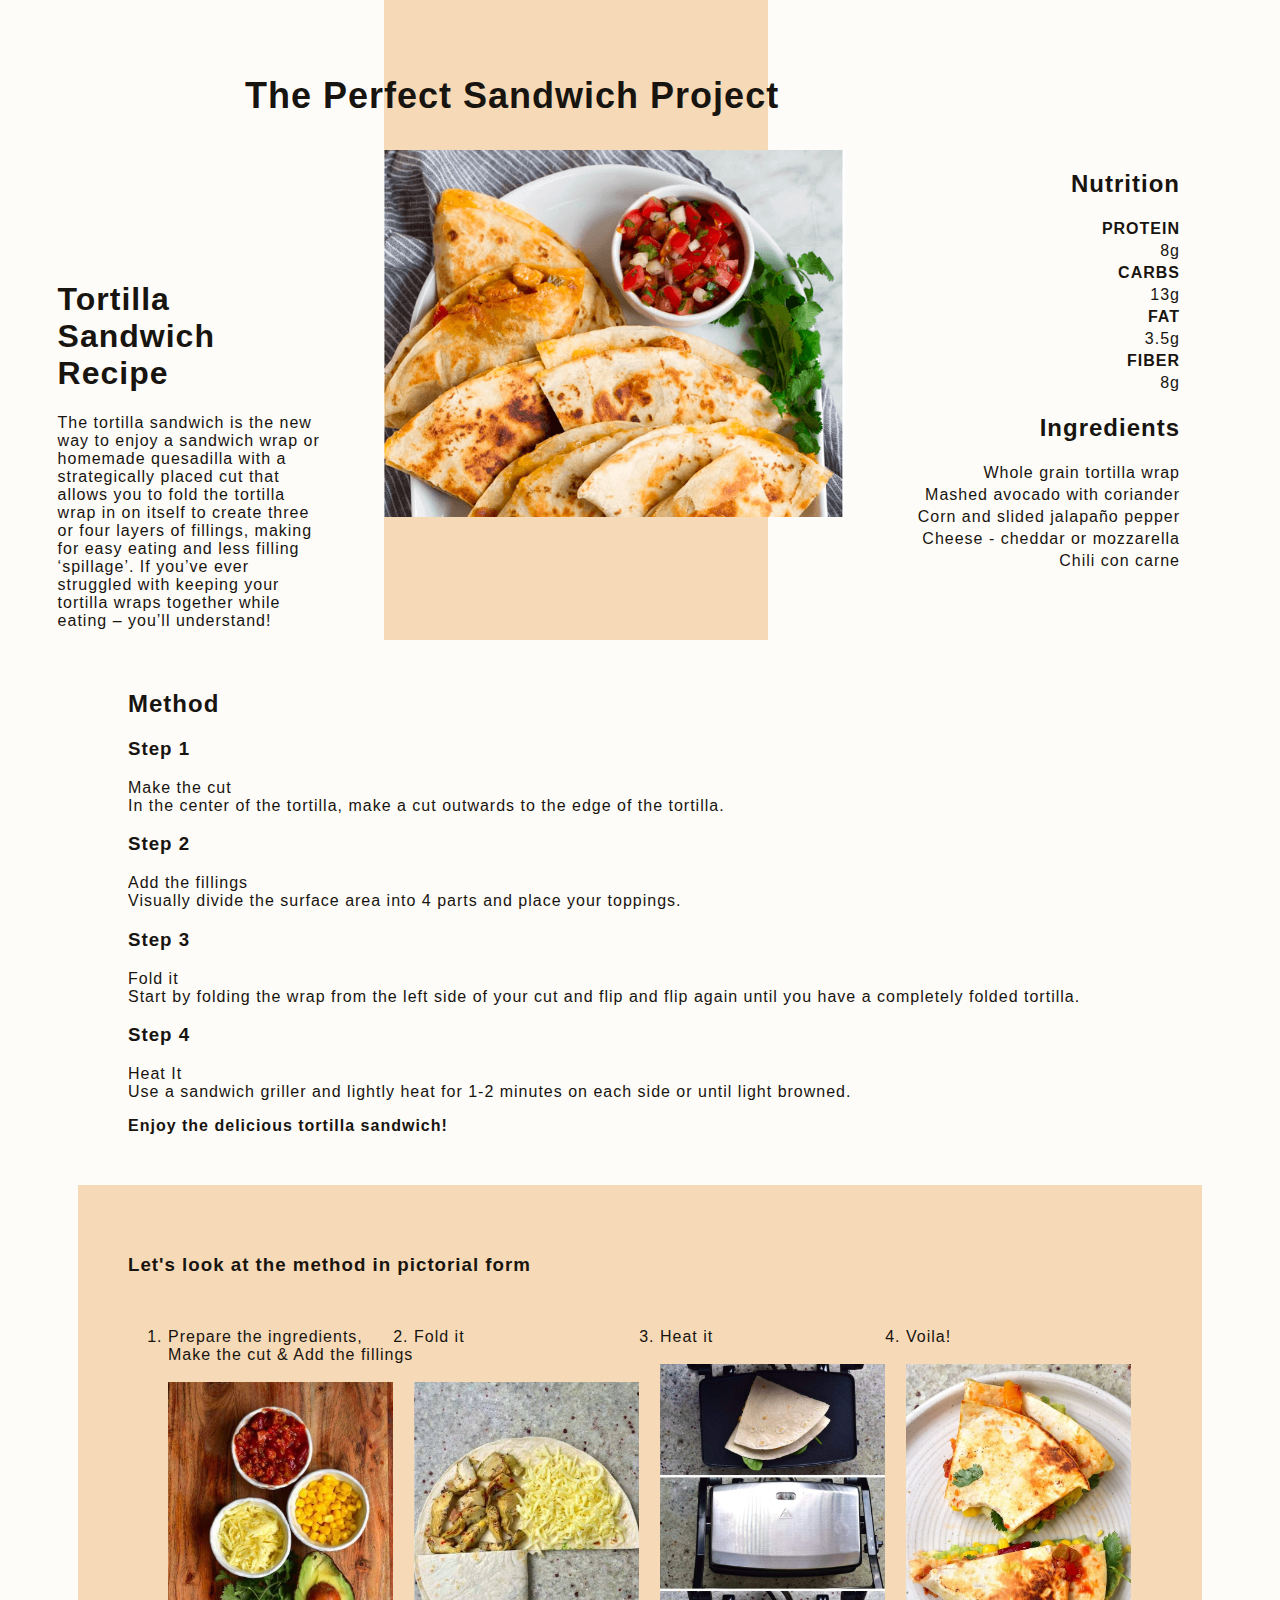
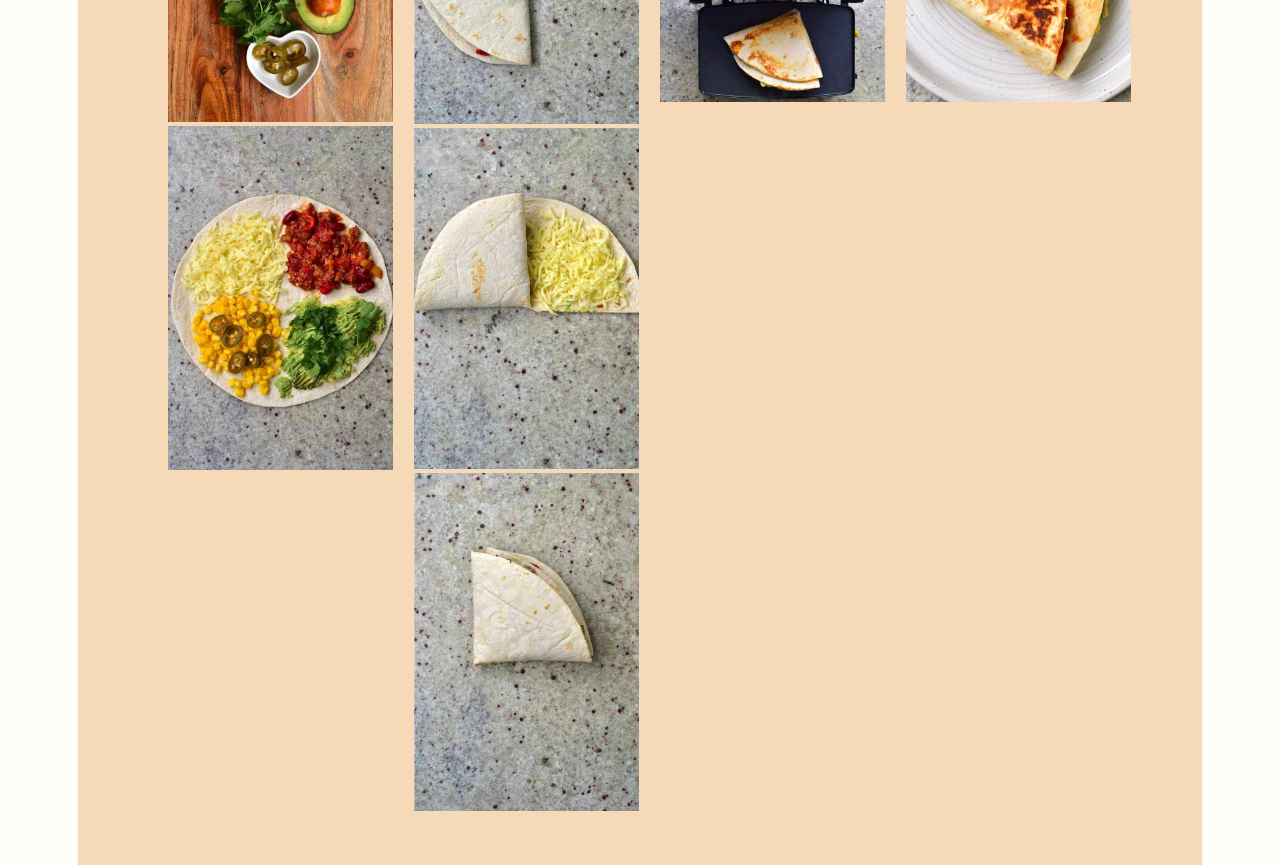
<file: project1/index.html>
<!DOCTYPE html>
<html lang="en">
    <head>
        <title>Tortilla Sandwich Recipe</title>
        <meta charset="utf-8">
        <link rel="stylesheet" href="css/style.css">
    </head>
    <body>
        <section class="intro">
            <div class="description">
                <div class="width"> 
				<h1>Tortilla Sandwich Recipe</h1>
                <p>
                    The tortilla sandwich is the new way to enjoy a sandwich wrap or homemade quesadilla with a strategically placed cut that allows you to fold the tortilla wrap in on itself to create three or four layers of fillings, making
                    for easy eating and less filling ‘spillage’. If you’ve ever struggled with keeping your tortilla wraps together while eating – you’ll understand!
                </p>
				</div>
            </div>
            <div class="sheet">
                <img src="images/tortilla-sandwich-with-salad.png" alt="Tortilla sandwich with salad">
            </div>
            <div class="rest">
                <h2>Nutrition</h2>
                <ul>
                    <li class="bold">PROTEIN</li>
                    <li>8g</li>
                    <li class="bold">CARBS</li>
                    <li>13g</li>
                    <li class="bold">FAT</li>
                    <li>3.5g</li>
                    <li class="bold">FIBER</li>
                    <li>8g</li>
                </ul>
                <h2>Ingredients</h2>
                <ul>
                    <li>Whole grain tortilla wrap</li>
                    <li>Mashed avocado with coriander</li>
                    <li>Corn and slided jalapa&#241;o pepper</li>
                    <li>Cheese - cheddar or mozzarella</li>
                    <li>Chili con carne</li>
                </ul>
            </div>
        </section>
        <section>
            <div  class="instructions">
                <h2 class="bold">Method</h2>
                <h3>Step 1</h3>
                <p>
                    Make the cut
                    <br>
                    In the center of the tortilla, make a cut outwards to the edge of the tortilla.
                </p>
                <h3>Step 2</h3>
                <p>
                    Add the fillings
                    <br>
                    Visually divide the surface area into 4 parts and place your toppings.
                </p>
                <h3>Step 3</h3>
                <p>
                    Fold it
                    <br>
                    Start by folding the wrap from the left side of your cut and flip and flip again until you have a completely folded tortilla.
                </p>
                <h3>Step 4</h3>
                <p>
                    Heat It
                    <br>
                    Use a sandwich griller and lightly heat for 1-2 minutes on each side or until light browned.
                </p>
                <p class="bold">Enjoy the delicious tortilla sandwich!</p>
            </div>
            <div class="image-container">
                <h3>Let's look at the method in pictorial form</h3>
                <br>
                <ol>
                    <li>
                        Prepare the ingredients,
                        <br>
                        Make the cut & Add the fillings
                        <br>
                        <br>
                        <img src="images/ingredients.jpg" alt="Prepare the ingredients">
                        <br>
                        <img src="images/cutandfill.jpeg" alt="Make the cut & Add the fillings">
                    </li>
                    <li>
                        Fold it
                        <br>
                        <br>
                        <br>
                        <img src="images/fold1.jpeg" alt="Fold the left side of cut">
                        <br>
                        <img src="images/fold2.jpeg" alt="Fold the left side of cut and flip">
                        <br>
                        <img src="images/fold3.jpeg" alt="Fold the left side of cut and flip and flip">
                    </li>
                    <li>Heat it
                        <br>
                        <br>
                        <img src="images/grill.jpeg" alt="Grill it">
                    </li>
                    <li>Voila!
                        <br>
                        <br>
                        <img src="images/tortilla.jpeg" alt="Grill it">
                    </li>
                </ol>
            </div>
        </section>
        <p class="overlap bold">The Perfect Sandwich Project</p>
    </body>
</html>
</file>
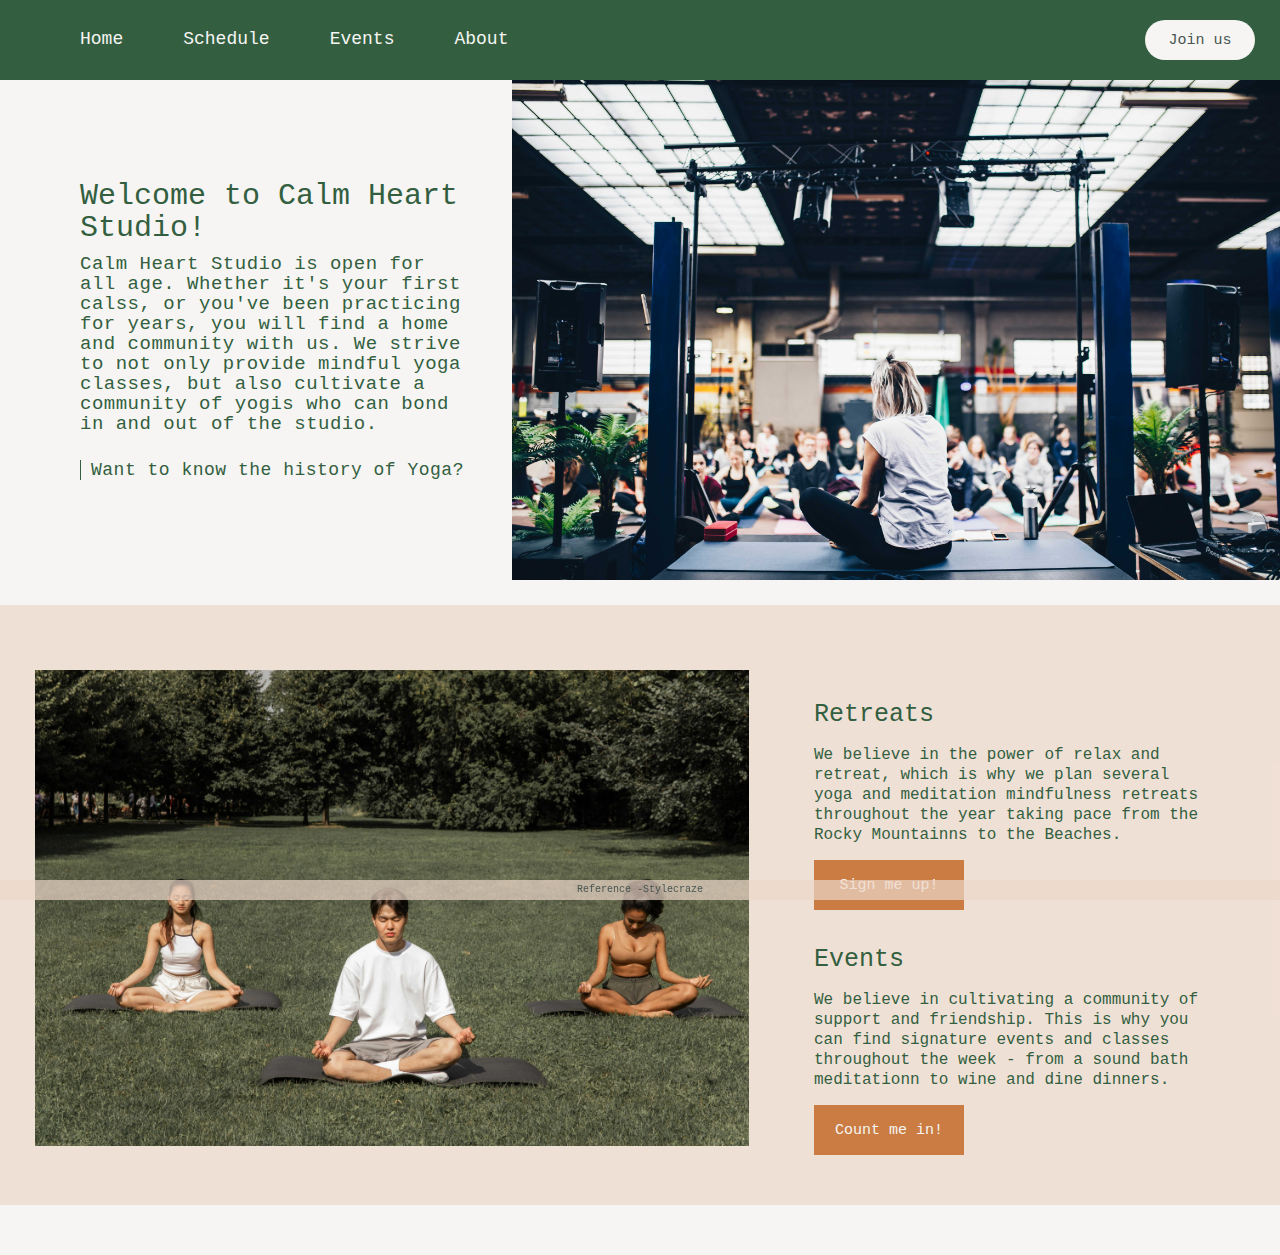
<file: project2/index.html>
<!DOCTYPE html>
<html lang="en">
	<head>
		<title>Calm Heart Studio</title>
		<meta charset="utf-8">
		<meta name="viewport" content="width=device-width, initial-scale=1">
			<link rel="stylesheet" href="css/css_reset.css">
				<link rel="stylesheet" href="css/main.css">
				</head>
				<body>
					<header>
						<nav>
							<ul>
								<li><a href="index.html">Home</a>
								</li>
								<li><a href="schedule.html">Schedule</a>
								</li>
								<li><a href="#">Events</a>
								</li>
								<li><a href="about.html">About</a>
								</li>
							</ul>
						</nav>
						<button type="button" class="join-button">
								 Join us
						</button>
					</header>
					<main>
						<section class="main-content">
							<div id="welcome-note">
								<h1>Welcome to
								Calm Heart Studio!
								</h1>
								<p>Calm Heart Studio is open for all age. Whether it's your first calss, or you've been practicing for years, you will find a home and community with us. We strive to not only provide mindful yoga classes, but also cultivate  a community of yogis who can bond in and out of the studio.
								</p>
								<br>
									<p><a href="history.html" id="history">
								Want to know the history of Yoga?
								</a>
									</p>
								</div>
								<div class="hero">
									<img src="images/geert-pieters-afgjpwqh4lw-unsplash_optimized.jpg" alt="Class">
									</div>
								</section>
								<section class="event-details">
									<div class="event-container">
									<img src="images/pexels-gabby-k-5384530_optimized.jpg" alt="Event Image" class="event-image">
									</div>
									<div class="event-container">
									<div class="event1">
										<h2>Retreats</h2>
										<br>
										<p>We believe in the power of relax and retreat, which is why we plan several yoga and meditation mindfulness retreats throughout the year taking pace from the Rocky Mountainns to the Beaches.
										</p>
										<button type="button" class="join-event">
												 Sign me up!
										</button>
									</div>
									<div class="event1">
										<h2>Events</h2>
										<br>
										<p>We believe in cultivating a community of support and friendship. This is why you can find signature events and classes throughout the week - from a sound bath meditationn to wine and dine dinners.
										</p>
										<button type="button" class="join-event">
												 Count me in!
										</button>
									</div>
									</div>
								</section>
							</main>
							<footer>
								<p>Reference -<a href="https://www.stylecraze.com/articles/a-brief-history-of-yoga/" target="_blank">Stylecraze</a>
								</p>
							</footer>
						</body>
					</html>
</file>
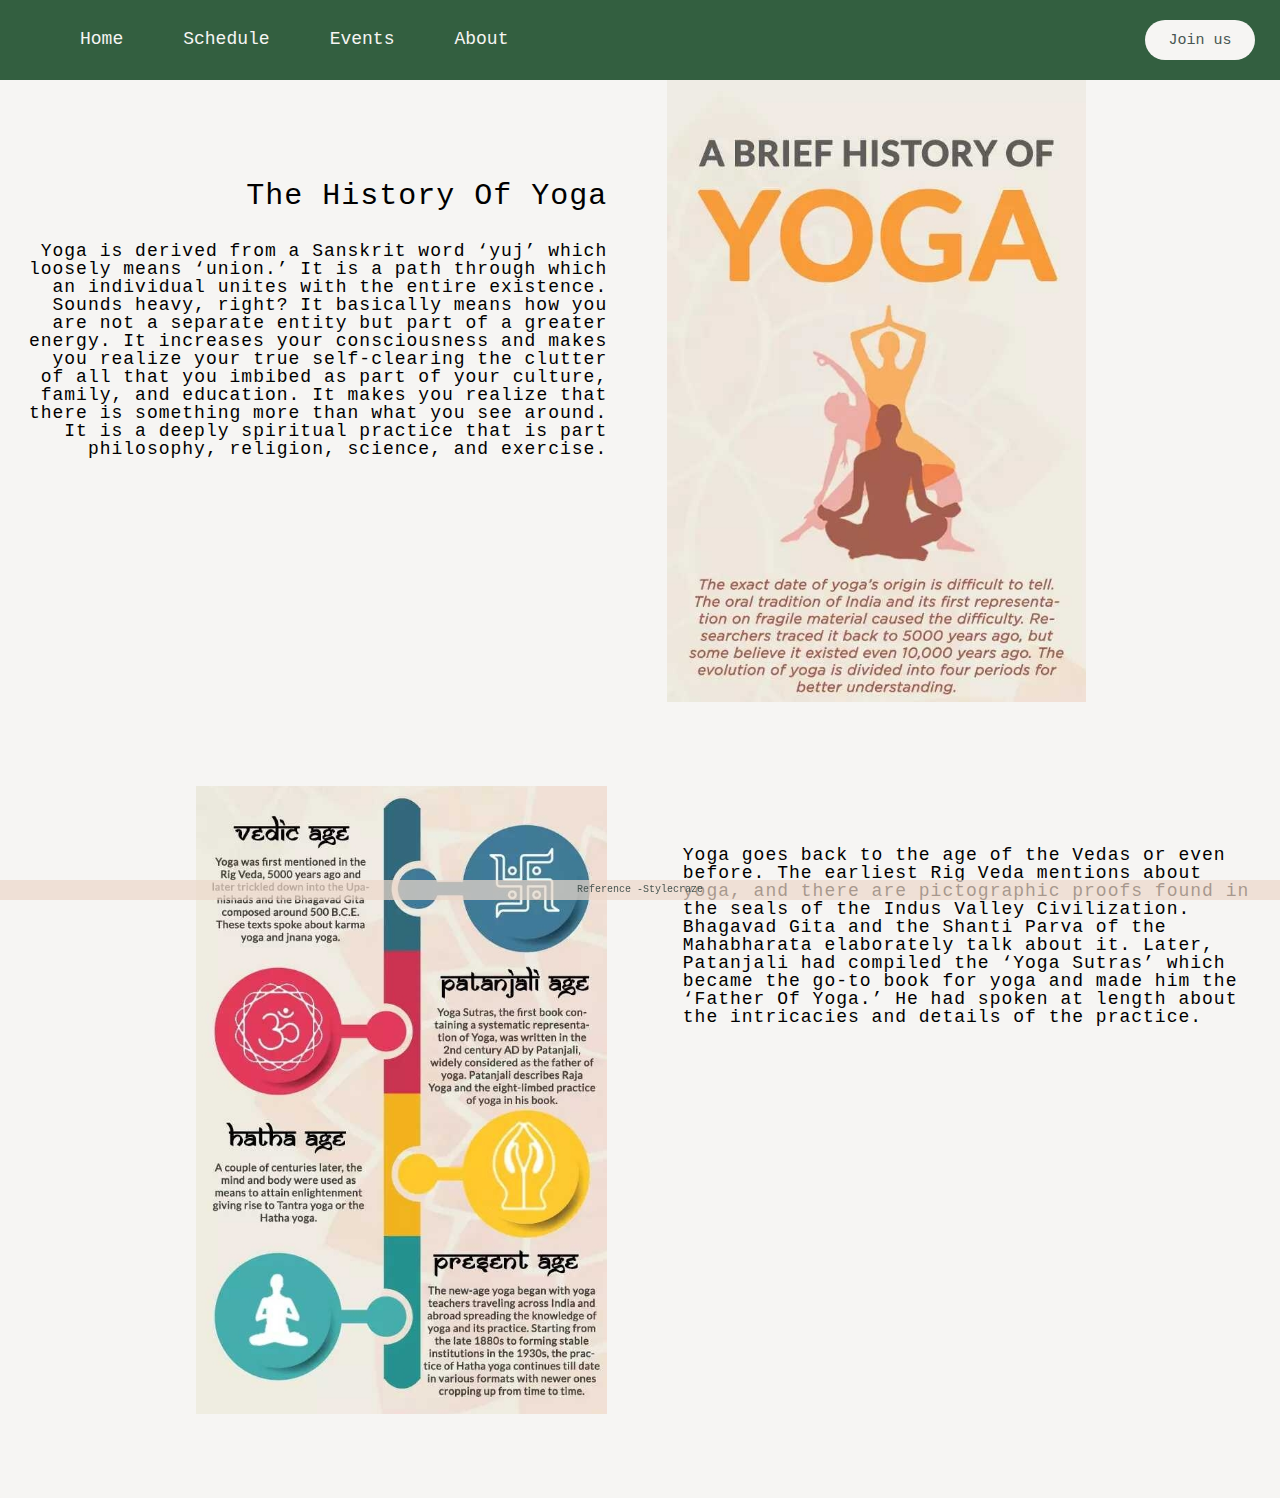
<file: project2/history.html>
<!DOCTYPE html>
<html lang="en">
	<head>
		<title>Calm Heart Studio</title>
		<meta charset="utf-8"><meta name="viewport" content="width=device-width, initial-scale=1">
			<link rel="stylesheet" href="css/css_reset.css">
				<link rel="stylesheet" href="css/main.css">
				</head>
				<body>
					<header>
						<nav>
							<ul>
								<li><a href="index.html">Home</a>
								</li>
								<li><a href="schedule.html">Schedule</a>
								</li>
								<li><a href="#">Events</a>
								</li>
								<li><a href="about.html">About</a>
								</li>
							</ul>
						</nav>
						<button type="button" class="join-button">
								 Join us
						</button>
					</header>
					<main>
						<section class="hist" >
							<div class="hist-content">
							<h1>The History Of Yoga
							</h1>
							<p>Yoga is derived from a Sanskrit word ‘yuj’ which loosely means ‘union.’ It is a path through which an individual unites with the entire existence. Sounds heavy, right? It basically means how you are not a separate entity but part of a greater energy. It increases your consciousness and makes you realize your true self-clearing the clutter of all that you imbibed as part of your culture, family, and education. It makes you realize that there is something more than what you see around. It is a deeply spiritual practice that is part philosophy, religion, science, and exercise.
							</p>
							
							</div>
							<div class="hist1">
								<img src="images/what-is-yoga-11_optimized.jpg" alt="A History of Yoga" >
							</div>
						</section>
						<section class="hist" >
							<div class="hist-content">
								<img src="images/what-is-yoga-12_optimized.jpg" alt="Age of Yoga" >
							</div>
							<div class="hist1">
							<p>
							Yoga goes back to the age of the Vedas or even before. The earliest Rig Veda mentions about yoga, and there are pictographic proofs found in the seals of the Indus Valley Civilization. Bhagavad Gita and the Shanti Parva of the Mahabharata elaborately talk about it. Later, Patanjali had compiled the ‘Yoga Sutras’ which became the go-to book for yoga and made him the ‘Father Of Yoga.’ He had spoken at length about the intricacies and details of the practice.
							</p>
							</div>
							
						</section>
					</main>
					<footer>
								<p>Reference -<a href="https://www.stylecraze.com/articles/a-brief-history-of-yoga/" target="_blank">Stylecraze</a>
								</p>
							</footer>
				</body>
			</html>
</file>
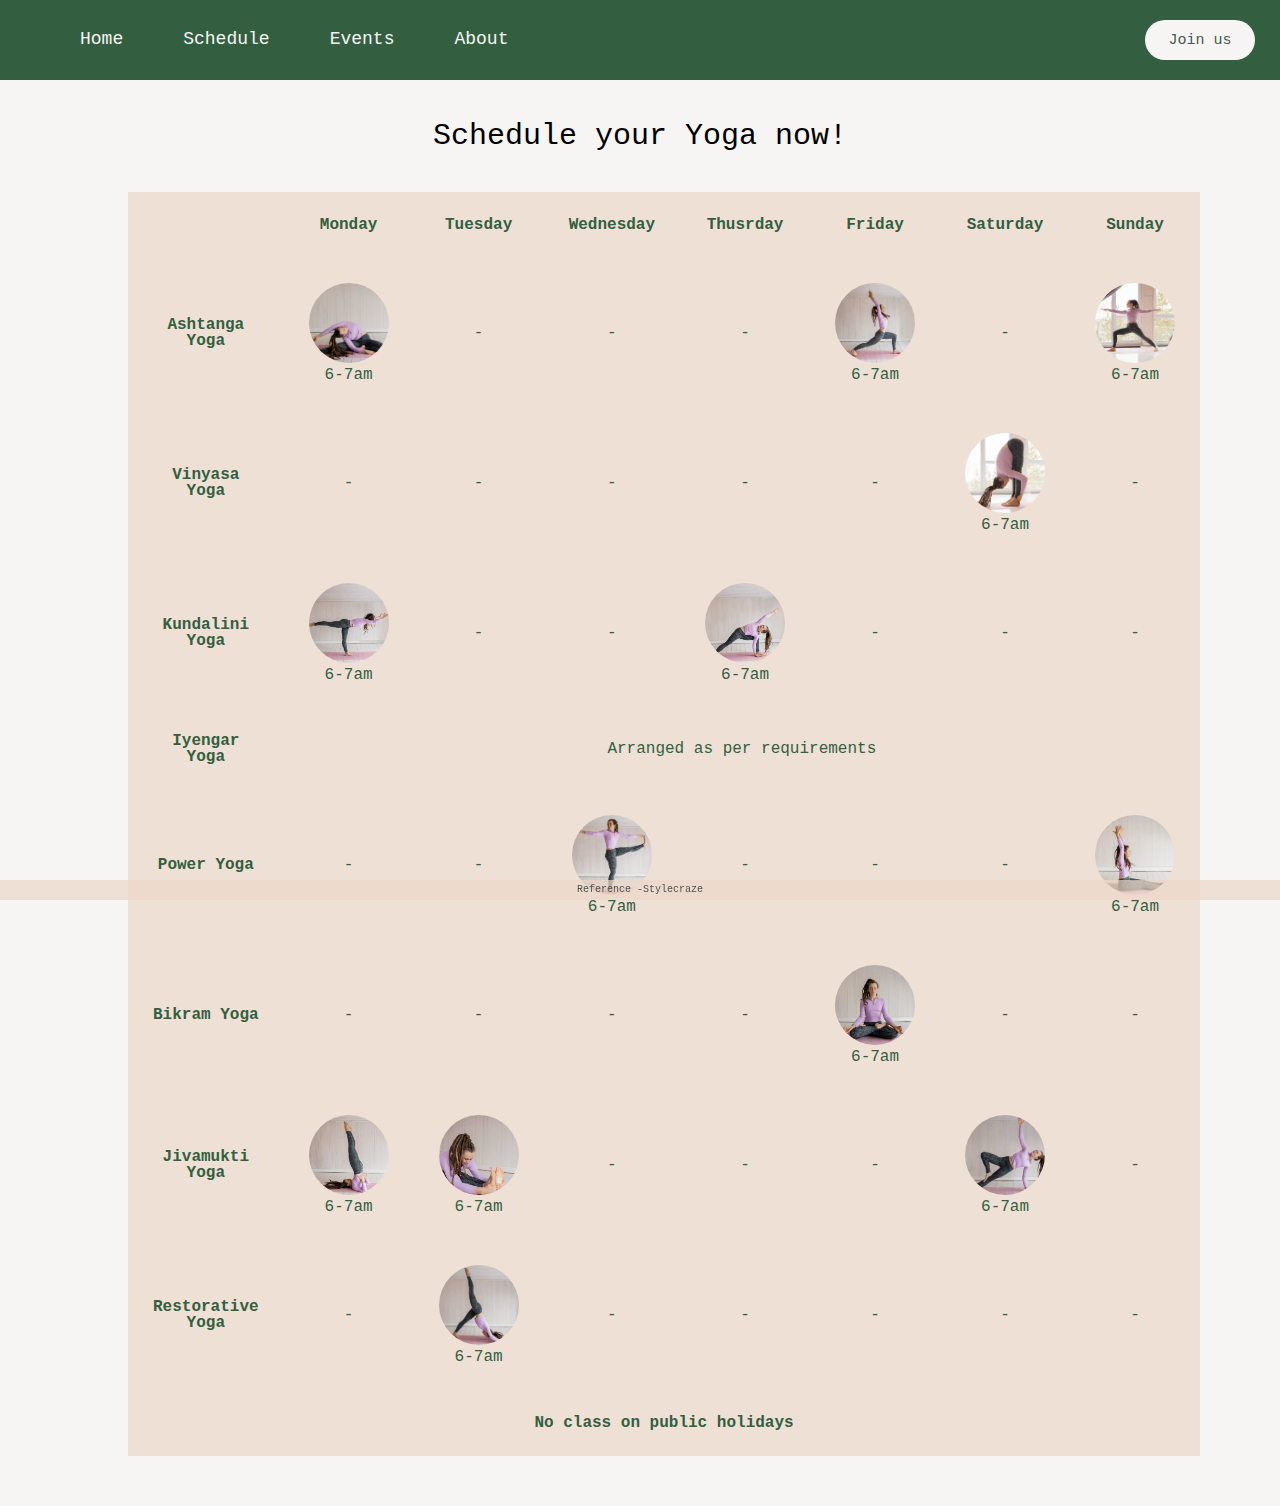
<file: project2/schedule.html>
<!DOCTYPE html>
<html lang="en">
	<head>
		<title>Calm Heart Studio</title>
		<meta charset="utf-8">
		<meta name="viewport" content="width=device-width, initial-scale=1">
			<link rel="stylesheet" href="css/css_reset.css">
				<link rel="stylesheet" href="css/main.css">
				</head>
				<body>
					<header>
						<nav>
							<ul>
								<li><a href="index.html">Home</a>
								</li>
								<li><a href="schedule.html">Schedule</a>
								</li>
								<li><a href="#">Events</a>
								</li>
								<li><a href="about.html">About</a>
								</li>
							</ul>
						</nav>
						<button type="button" class="join-button">
								 Join us
						</button>
					</header>
					<main>
					<h1 class="table-heading">
						Schedule your Yoga now!
						</h1>
						<table>
							<thead>
							<tr class="bold">
								<th>&nbsp;
								</th>
								<th>Monday
								</th>
								<th>Tuesday
								</th>
								<th>Wednesday
								</th>
								<th>Thusrday
								</th>
								<th>Friday
								</th>
								<th>Saturday
								</th>
								<th>Sunday
								</th>
							</tr>
							</thead>
							<tbody>
							<tr>
								<td>Ashtanga Yoga
								</td>
								<td><img src="images/pexels-alexy-almond-3758156_optimized.jpg" alt="Ashtanga Yoga" ><br>
								6-7am
								</td>
								<td>-
								</td>
								<td>-
								</td>
								<td>-
								</td>
								<td>
								<img src="images/pexels-alexy-almond-3758018_optimized.jpg" alt="Ashtanga Yoga" ><br>
								6-7am
								</td>
								<td>-
								</td>
								<td>
								<img src="images/pexels-alexy-almond-3758031_optimized.jpg" alt="Ashtanga Yoga" ><br>
								6-7am
								</td>
							</tr>
							<tr>
								<td>Vinyasa Yoga
								</td>
								<td>-
								</td>
								<td>-
								</td>
								<td>-
								</td>
								<td>-
								</td>
								<td>-
								</td>
								<td>
								<img src="images/pexels-alexy-almond-3758043_optimized.jpg" alt="Vinyasa Yoga" ><br>
								6-7am
								</td>
								<td>-
								</td>
							</tr>
							<tr>
								<td>Kundalini Yoga
								</td>
								<td>
								<img src="images/pexels-alexy-almond-3758056_optimized.jpg" alt="Vinyasa Yoga" ><br>
								6-7am
								</td>
								<td>-
								</td>
								<td>-
								</td>
								<td>
								<img src="images/pexels-alexy-almond-3758058_optimized.jpg" alt="Vinyasa Yoga" ><br>
								6-7am
								</td>
								<td>-
								</td>
								<td>-
								</td>
								<td>-
								</td>
							</tr>
							<tr>
								<td>Iyengar Yoga
								</td>
								<td colspan="7">Arranged as per requirements
								</td>
							</tr>
							<tr>
								<td>Power Yoga
								</td>
								<td>-
								</td>
								<td>-
								</td>
								<td>
								<img src="images/pexels-alexy-almond-3758124_optimized.jpg" alt="Vinyasa Yoga" ><br>
								6-7am
								</td>
								<td>-
								</td>
								<td>-
								</td>
								<td>-
								</td>
								<td>
								<img src="images/pexels-alexy-almond-3758125_optimized.jpg" alt="Vinyasa Yoga" ><br>
								6-7am
								</td>
							</tr>
							<tr>
								<td>Bikram Yoga
								</td>
								<td>-
								</td>
								<td>-
								</td>
								<td>-
								</td>
								<td>-
								</td>
								<td>
								<img src="images/pexels-alexy-almond-3758127_optimized.jpg" alt="Bikram Yoga" ><br>
								6-7am
								</td>
								<td>-
								</td>
								<td>-
								</td>
							</tr>
							<tr>
								<td>Jivamukti Yoga
								</td>
								<td>
								<img src="images/pexels-alexy-almond-3758128_optimized.jpg" alt="Jivamukti Yoga" ><br>
								6-7am
								</td>
								<td>
								<img src="images/pexels-alexy-almond-3758135_optimized.jpg" alt="Jivamukti Yoga" ><br>
								6-7am
								</td>
								<td>-
								</td>
								<td>-
								</td>
								<td>-
								</td>
								<td>
								<img src="images/pexels-alexy-almond-3758143_optimized.jpg" alt="Jivamukti Yoga" ><br>
								6-7am
								</td>
								<td>-
								</td>
							</tr>
							<tr>
								<td>Restorative Yoga
								</td>
								<td>-
								</td>
								<td>
								<img src="images/pexels-alexy-almond-3758146_optimized.jpg" alt="Restorative Yoga" ><br>
								6-7am
								</td>
								<td>-
								</td>
								<td>-
								</td>
								<td>-
								</td>
								<td>-
								</td>
								<td>-
								</td>
							</tr>
							</tbody>
							<tfoot>
								<tr>
									<td colspan="8">No class on public holidays
									</td>
								</tr>
							</tfoot>
						</table>
					</main>
					<footer>
								<p>Reference -<a href="https://www.stylecraze.com/articles/a-brief-history-of-yoga/" target="_blank">Stylecraze</a>
								</p>
							</footer>
				</body>
			</html>
</file>
<file: project1/css/style.css>
body {
    margin: 0;
    background-color: #fefcf9;
    color: #18140f;
    font-family: fangsong, Helvetica, sans-serif;
    letter-spacing: 1px;
}

.intro {
    width: 100%;
    height: 640px;
    overflow: hidden;
}

.description {
    width: 30%;
    height: 100%;
    float: left;
    text-align: left;
}

.width h1 {
    padding-top: 260px;
}
.width{
	width:70%;
	margin:0 auto;
}
.sheet {
    height: 100%;
    width: 30%;
    float: left;
    background-color: #f6dab8;
}

.sheet img {
    width: 120%;
    height: auto;
    padding-top: 150px;
    float: left;
}

.rest {
    text-align: right;
    overflow: hidden;
    padding-right: 100px;
    padding-top: 150px;
}

.rest ul {
    list-style-type: none;
}

ul li {
    line-height: 22px;
}

.rest table {
    text-indent: 30px;
    width: 80%;
}

.bold {
    font-weight: bold;
}

.overlap {
    font-size: 36px;
    margin-top: 50px;
    margin-left: 200px;
    position: absolute;
    left: 45px;
    top: 25px;
    z-index: 2;
}

.instructions {
    position: relative;
    width: 80%;
    margin: 50px auto;
}

.image-container {
    background-color: #f6dab8;
    width: 80%;
    height: 100%;
    overflow: auto;
    margin: 0 auto;
    padding: 50px;
}

li>img {
    width: 25vh;
    height: auto;
}

ol li {
    float: left;
    width: 25%;
}
@media(max-width:700px){
	ol li{
		width:50%;
		float:left;
	}
	li>img {
    width: 50%;
    height: auto;
	}
	.overlap {
		font-size: 36px;
		margin-left: 50px;
		margin-top:15px;
	}
	.width h1 {
		padding-top: 80px;
	}
	.rest{
		padding-top:80px;
	}
}
</file>
<file: project2/css/main.css>
*{
	box-sizing:border-box;
}
body{
	margin:0;
	padding:0;
	font-family:century gothic, courier, sans serif;
	background-color:#f6f5f3;
	width:100%;
}

/*
home page
*/

header{
	height: 80px;
	background-color:#335f40;
	color:#f6f5f3;
	overflow:hidden;
}

nav {
    padding-left:50px;
}

nav a {
    text-decoration:none;
    font-size:18px;
	color:#f6f5f3;
	display:block;
}

 nav a:hover{
	font-weight:bold;
}

li {
    float:left;
    padding:30px;
}

.main-content{
	height:500px;
	width:100%;
	overflow:hidden;
}

#welcome-note {
    width:40%;
	height:180px;
	padding-top:100px;
	padding-left:80px;
	padding-right:40px;
	float:left;
	color:#335f40;
}

.hero img{
	float: left;
    width: 60%;
}

h1{
	font-size:30px;
	line-height:32px;
}

#welcome-note p {
    letter-spacing: 0.5px;
    padding-top: 10px;
    line-height: 20px;
	font-size:19px;
}

.join-button{
	font-family:century gothic, courier, sans serif;
	height:40px;
	width:110px;
	font-size: 15px;
	color:#475551;
	background-color:#f6f5f3;
	float:right;
	margin-top:20px;
	margin-right:25px ;
	border:0 none;
	border-radius:20px;
}

.join-button:hover{
	font-style:oblique;
}

#history{
	text-decoration:none;
    font-size:18px;
	color:#335f40;
	border-left: 1px solid #335f40;
	padding-left:10px;
}

#history:hover{
	border-left: 3px solid #335f40;
}

footer{
	background-color:rgba(237, 215, 201,0.7);
	height:20px;
	width:100%;
	text-align:center;
	position: fixed;
	left: 0;
	bottom: 0;
	color:#475551;
	line-height:20px;
	font-size:10px;
}

footer a{
	text-decoration:none;
	color:#475551;
}

.event-container{
	padding-top:30px;
	width:100%;
}

.event-details{
	background-color:rgba(237, 215, 201,0.7);
	margin-top:25px;
	margin-bottom:50px;
	padding:20px;
	height:600px;
	width:100%;
}

.event1 {
    width: 40%;
	padding:20px 50px;
	color:#335f40;
	line-height:20px;
	float:right;
}

.event-image{
	width:60%;
	height:auto;
	float:left;
	padding:15px;
	overflow:hidden;
}

h2{
	font-size:25px;
}

.join-event{
	margin-top: 15px;
    height: 50px;
	width:150px;
    font-size: 15px;
    border: none;
	background-color:#ca7c42;
	color:#f6f5f3;
	font-family:century gothic, courier, sans serif ;
}

.join-event:hover{
	font-style:oblique;
}

/*
schedule page
*/

table{
	margin:0 auto;
	font-size:16px;
	width:80%;
	margin:0 10%;
	border-collapse:collapse;
	margin-bottom:50px;
	background-color:rgba(237, 215, 201, 0.7);
	color:#335f40;
}

tr {
    height: 50px;
	width:100%;
}

.table-heading {
    font-size: 30px;
    margin: 40px 0px;
    text-align: center;
}

th, td {
    padding:25px;
    width:120px;
	font-size:16px;
}

.bold{
	font-weight:bold;
}

td:first-child{
	font-weight:bold;
}

td{
	text-align:center;
	vertical-align:middle;
}

td > img{
	height:80px;
	width:80px;
	border:none;
	border-radius:50%;
}

#about-wrapper{
	width:100%;
	margin:50px 0;
	padding:30px 50px;
	height:200px;
	background-color:rgba(237, 215, 201,0.7);
	color:#335f40;
	display:flex;
	font-size:18px;
}

.image-data{
	width:50%;
	padding:20px;
	float:left;
}

.about-data{
	margin-top:10px;
	line-height: 20px;
}

.image-data img{
	width:50%;
	height:auto;
	padding:0 20px;
}

.image-data1 img{
	float:left;
}


.image-data2 img{
	float:right;
}

.contact-details{
	width:100%;
	padding:20px 100px;
	background-color:#335f40;
	color:#edd7ca;
	position:absolute;
	top:500px;
	margin-bottom:50px;
}

.contact1{
	width:50%;
	float:left;
}

.address{
	text-align:right;
	padding-right:40px;
}

.address a{
	text-decoration:none;
	color:#edd7ca;
	font-family: century gothic, courier, sans serif;
}

.address a:hover{
	font-style:oblique;
}

.social{
	text-align:left;
	padding-left:40px;
}

.social img{
	height:25px;
	width:auto;
	margin-top:10px;
	margin-right:4px;
}

.social img:hover{
	height:30px;
}

.hist{
	display:grid;
	grid-gap:2%;
	grid-template-columns:49% 49%;
}

.hist-content {
    padding: 20px;
    letter-spacing: 1px;
    font-size: 18px;
    line-height: 18px;
	margin:0 auto;
	text-align:right;
}

.hist-content h1{
	margin:30px 0;
	padding-top:50px;
}

.history1 p{
	width:70%;
	margin:0 auto;
	height:auto;
	margin-bottom:60px;
}

.hist1{
	grid-column:2;
	margin:0 auto;
	text-align:left;
}

.hist1 p{
	margin:30px;
	letter-spacing: 1px;
    font-size: 18px;
    line-height: 18px;
	padding-top:50px;
}


.hist img{
	width:70%;
	margin:0 auto;
	height:auto;
	margin-bottom:60px;
}

.hist-content img{
	width:70%;
	margin:0 auto;
	height:auto;
	margin-bottom:60px;
}

@media(max-width:1200px){
	.image-data > p{
			clear:both;
		}
		.image-data > img{
			width:70%;
			margin-bottom:20px;
		}
		.contact-details{
			top:650px;
		}
}

@media(max-width:1024px){
	.join-button{
		visibility:visible;
	}	
	
	li {
		float:left;
	}
	
	#welcome-note{
		padding:15px;
		margin:15px 5%;
		width:90%;
	}
	
	.event-image{
		width:80%;
		margin:0 10%;
	}
	
	.hero img{
		clear:both;
		width:70%;
		margin:8% 15%;
	}
	
	.main-content{
		width:100%;
		height:auto;
	}
	.event-details{
		min-height:100%;
	}
	.event-container{
		width:100%;
	}
	.event1{
		width:50%;
		margin-bottom:50px;
		text-align:center;
	}
	
	.table-heading{
		text-align:center;
		margin:30px 0;
	}
	
	table, thead, tbody,tfoot, tr, th,td{
		all:unset;
	}
	
	table{
		width:80%;
		margin:30px auto;
		background-color:rgba(237, 215, 201, 0.7);
	}
	
	table, thead, tbody, th, td, tr {
			display: block;
		}
		td > img{
			height:30px;
			width:auto;
		}
		 thead tr {
			position: absolute;
			top: -9999px;
			left: -9999px;
		}
		 tr {
			 padding:1em;
			}
		th, td{
			padding-top:10px;
		}
		
		td {
			border: none;
			position: relative;
			height:50px;
			padding-left:30%;
		}

		td:before {
			position: absolute;
			top: 0;
			left: 6px;
			width: 45%;
			padding-right: 10px;
			white-space: nowrap;
		}
		td:nth-of-type(1):before { content: "Yoga"; }
		td:nth-of-type(2):before { content: "Monday"; }
		td:nth-of-type(3):before { content: "Tuesday"; }
		td:nth-of-type(4):before { content: "Wednesday"; }
		td:nth-of-type(5):before { content: "Thursdaay"; }
		td:nth-of-type(6):before { content: "Friday"; }
		td:nth-of-type(7):before { content: "Saturday"; }
		td:nth-of-type(8):before { content: "Sunday"; }
		
		.image-data > p{
			clear:both;
		}
		.image-data > img{
			width:80%;
			margin-bottom:20px;
		}
		.contact-details{
			top:650px;
		}
}

@media(max-width:768px){
	.join-button{
		visibility:hidden;
	}
	
	table{
		width:90%;
		margin:30px auto;
		font-size:18px;
	}
	
	
}

/*
for vertical text
writing-mode:vertical-rl;
text-orientation:upright;


*/
/*
font-sizes
nav
18px


color-codes
#335f40(rgba(51, 95, 64,1))
#ca7c42(rgba(202, 124, 66,1))
#475551
#f6f5f3(rgba(246, 245, 243,1))
#edd7ca(rgba(237, 215, 201,1))

background-colors
#f6f5f3, #335f40, #ca7c42
text-colors
#475551, #edd7ca, #f6f5f3

*/
</file>
